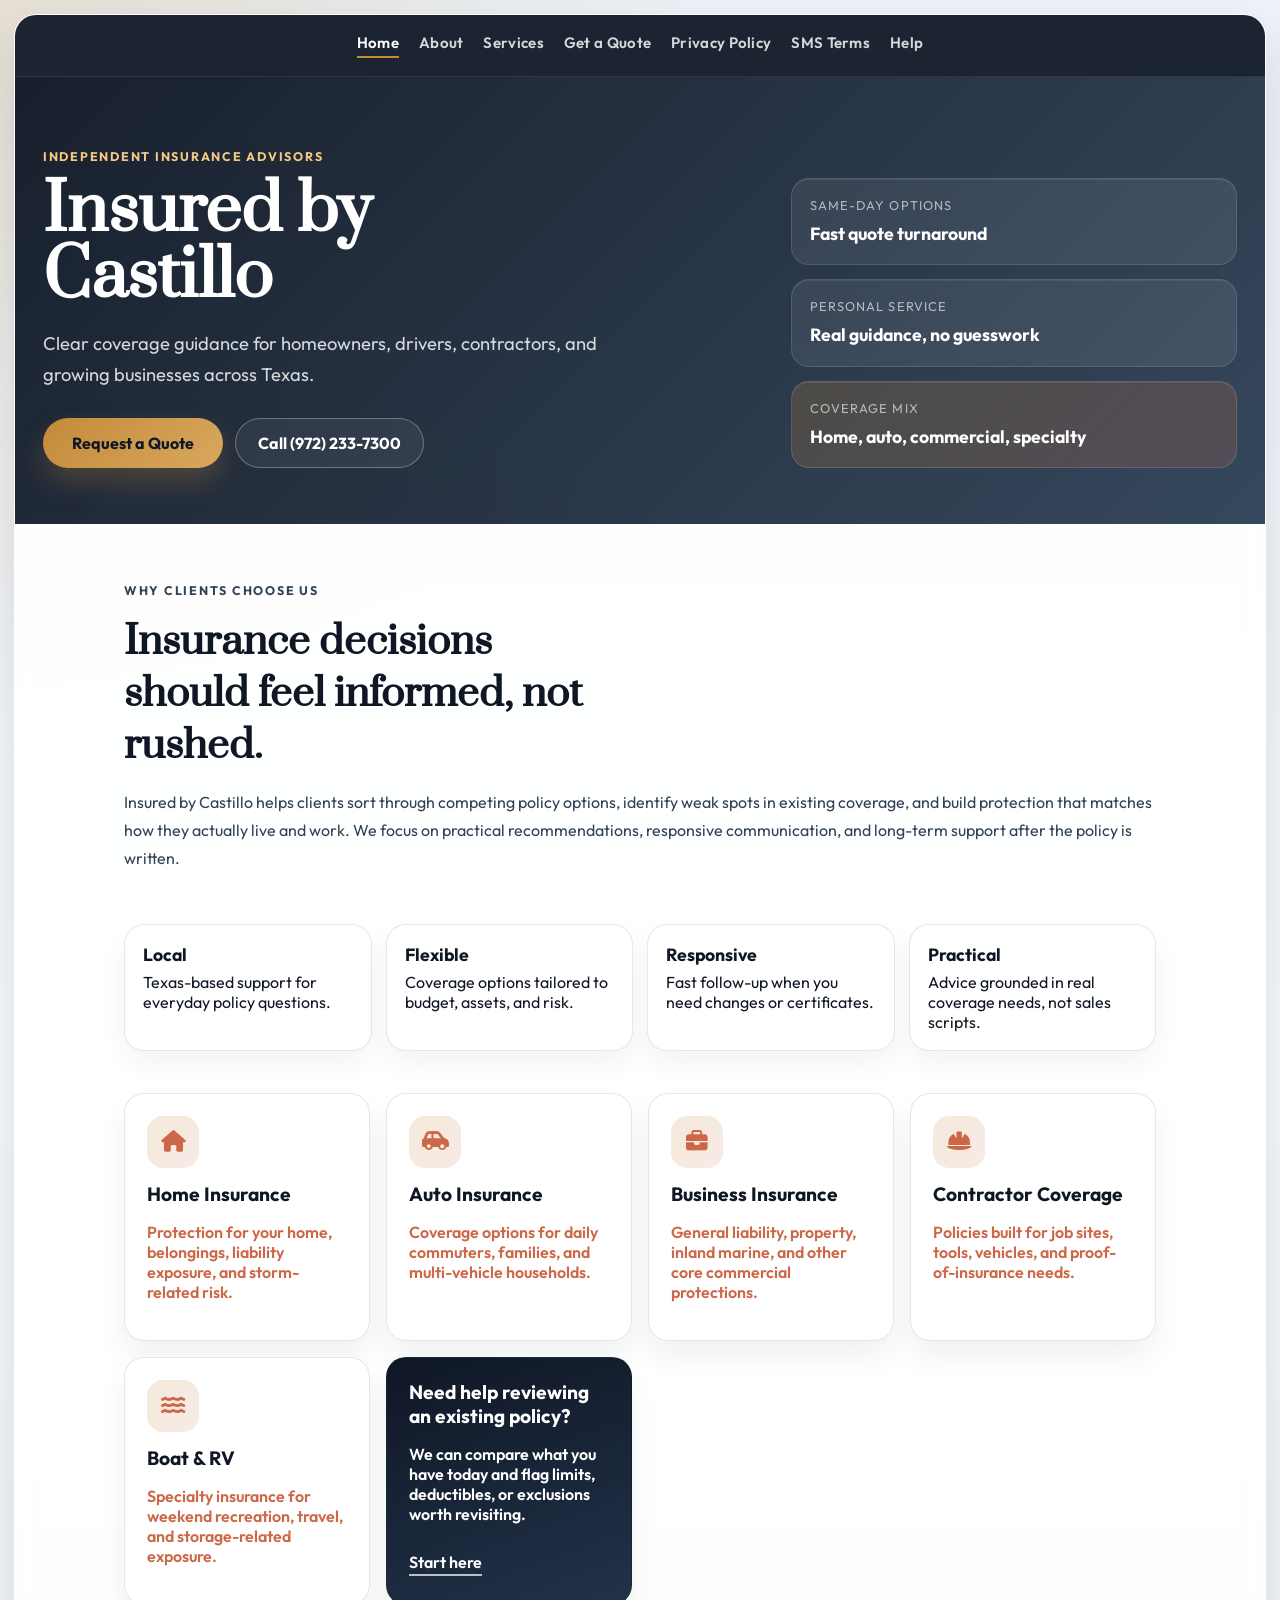
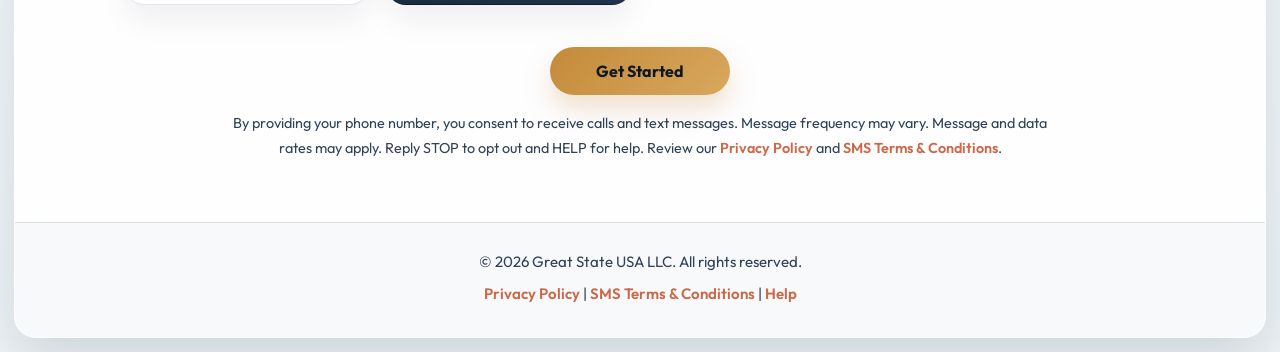
<file: index.html>
<!DOCTYPE html>
<html lang="en">
<head>
  <meta charset="UTF-8" />
  <meta name="viewport" content="width=device-width, initial-scale=1.0" />
  <title>Insured by Castillo | Personal & Commercial Coverage</title>
  <meta name="description" content="Insured by Castillo helps Texas families and business owners compare coverage for auto, home, commercial, and specialty insurance." />
  <link rel="preconnect" href="https://fonts.googleapis.com">
  <link rel="preconnect" href="https://fonts.gstatic.com" crossorigin>
  <link rel="stylesheet" href="https://cdnjs.cloudflare.com/ajax/libs/font-awesome/6.4.0/css/all.min.css">
  <link rel="stylesheet" href="styles.css">
</head>
<body>
  <div class="page-wrapper">
    <nav>
      <a href="index.html" class="active">Home</a>
      <a href="#about">About</a>
      <a href="#services">Services</a>
      <a href="quote.html">Get a Quote</a>
      <a href="privacy-policy.html">Privacy Policy</a>
      <a href="sms-terms.html">SMS Terms</a>
      <a href="help.html">Help</a>
    </nav>

    <main>
      <section class="hero">
        <div class="hero-copy">
          <p class="eyebrow">Independent Insurance Advisors</p>
          <h1>Insured by Castillo</h1>
          <p class="hero-text">Clear coverage guidance for homeowners, drivers, contractors, and growing businesses across Texas.</p>
          <div class="hero-actions">
            <a class="primary-btn" href="quote.html">Request a Quote</a>
            <a class="secondary-btn" href="tel:+19722337300">Call (972) 233-7300</a>
          </div>
        </div>
        <div class="hero-panel" aria-label="Agency highlights">
          <div class="panel-card">
            <span>Same-day options</span>
            <strong>Fast quote turnaround</strong>
          </div>
          <div class="panel-card">
            <span>Personal service</span>
            <strong>Real guidance, no guesswork</strong>
          </div>
          <div class="panel-card accent">
            <span>Coverage mix</span>
            <strong>Home, auto, commercial, specialty</strong>
          </div>
        </div>
      </section>

      <section id="about" class="story-section">
        <div>
          <p class="section-kicker">Why clients choose us</p>
          <h2>Insurance decisions should feel informed, not rushed.</h2>
        </div>
        <p>
          Insured by Castillo helps clients sort through competing policy options, identify weak spots in existing coverage,
          and build protection that matches how they actually live and work. We focus on practical recommendations, responsive communication,
          and long-term support after the policy is written.
        </p>
      </section>

      <section class="metrics-strip" aria-label="Agency metrics">
        <article>
          <strong>Local</strong>
          <span>Texas-based support for everyday policy questions.</span>
        </article>
        <article>
          <strong>Flexible</strong>
          <span>Coverage options tailored to budget, assets, and risk.</span>
        </article>
        <article>
          <strong>Responsive</strong>
          <span>Fast follow-up when you need changes or certificates.</span>
        </article>
        <article>
          <strong>Practical</strong>
          <span>Advice grounded in real coverage needs, not sales scripts.</span>
        </article>
      </section>

      <section id="services" class="services-section">
        <article class="service-card">
          <div class="icon-wrapper"><i class="fas fa-house"></i></div>
          <h3>Home Insurance</h3>
          <p>Protection for your home, belongings, liability exposure, and storm-related risk.</p>
        </article>
        <article class="service-card">
          <div class="icon-wrapper"><i class="fas fa-car-side"></i></div>
          <h3>Auto Insurance</h3>
          <p>Coverage options for daily commuters, families, and multi-vehicle households.</p>
        </article>
        <article class="service-card">
          <div class="icon-wrapper"><i class="fas fa-briefcase"></i></div>
          <h3>Business Insurance</h3>
          <p>General liability, property, inland marine, and other core commercial protections.</p>
        </article>
        <article class="service-card">
          <div class="icon-wrapper"><i class="fas fa-helmet-safety"></i></div>
          <h3>Contractor Coverage</h3>
          <p>Policies built for job sites, tools, vehicles, and proof-of-insurance needs.</p>
        </article>
        <article class="service-card">
          <div class="icon-wrapper"><i class="fas fa-water"></i></div>
          <h3>Boat & RV</h3>
          <p>Specialty insurance for weekend recreation, travel, and storage-related exposure.</p>
        </article>
        <article class="service-card feature-card">
          <h3>Need help reviewing an existing policy?</h3>
          <p>We can compare what you have today and flag limits, deductibles, or exclusions worth revisiting.</p>
          <a href="quote.html">Start here</a>
        </article>
      </section>

      <section class="cta-band">
        <a class="primary-btn" href="quote.html">Get Started</a>
        <p class="quote-note">
          By providing your phone number, you consent to receive calls and text messages. Message frequency may vary.
          Message and data rates may apply. Reply STOP to opt out and HELP for help. Review our
          <a href="privacy-policy.html">Privacy Policy</a> and
          <a href="sms-terms.html">SMS Terms &amp; Conditions</a>.
        </p>
      </section>
    </main>

    <footer>
      <p>© <span id="year"></span> Great State USA LLC. All rights reserved.</p>
      <p>
        <a href="privacy-policy.html">Privacy Policy</a> |
        <a href="sms-terms.html">SMS Terms &amp; Conditions</a> |
        <a href="help.html">Help</a>
      </p>
    </footer>
  </div>

  <script>
    document.getElementById('year').textContent = new Date().getFullYear();
  </script>
</body>
</html>
</file>
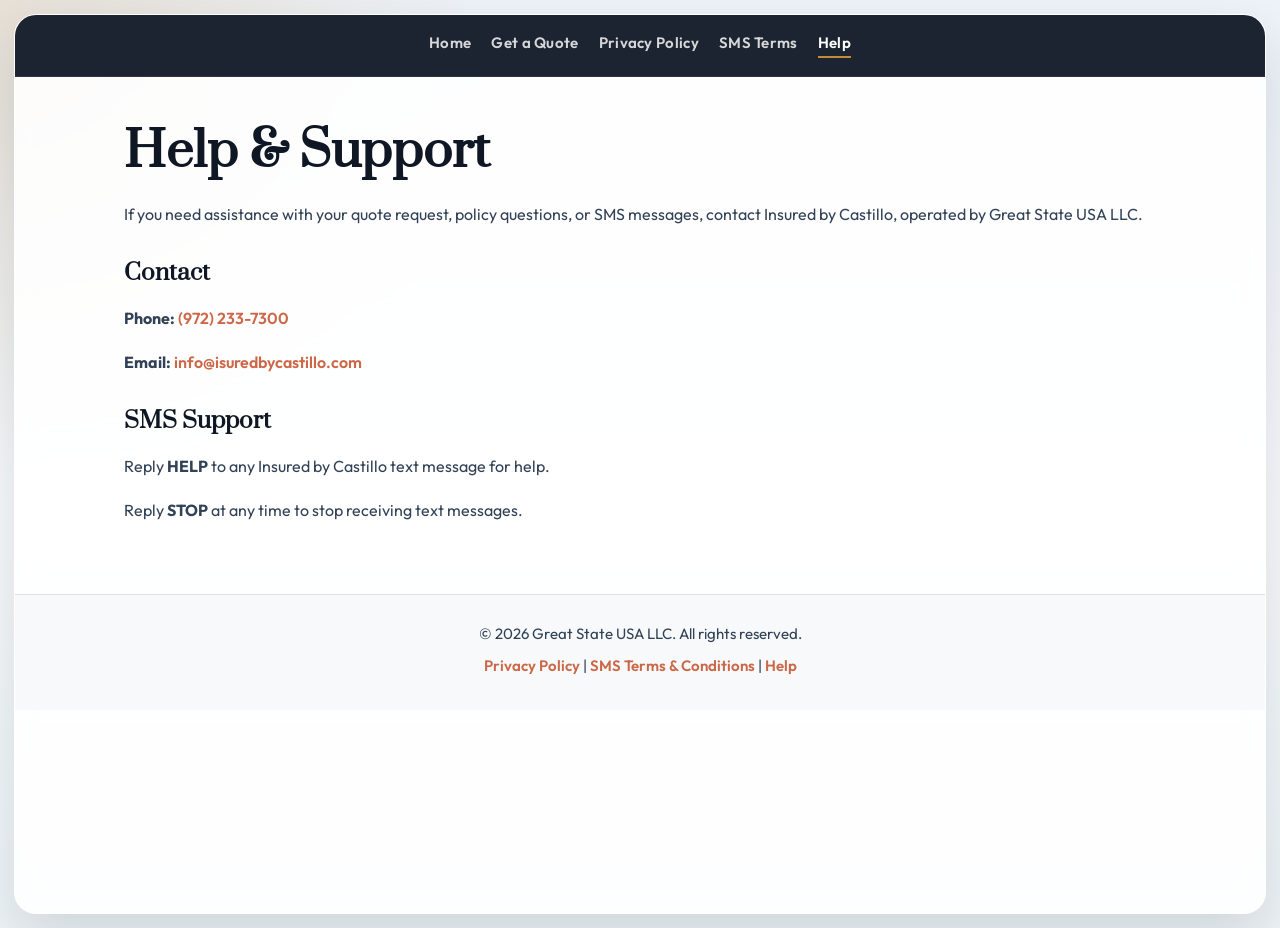
<file: help.html>
<!doctype html>
<html lang="en">
<head>
  <meta charset="utf-8" />
  <meta name="viewport" content="width=device-width, initial-scale=1" />
  <title>Help | Insured by Castillo</title>
  <meta name="description" content="Help and support contact information for Insured by Castillo, operated by Great State USA LLC." />
  <link rel="stylesheet" href="styles.css">
</head>
<body>
  <div class="page-wrapper">
    <nav>
      <a href="index.html">Home</a>
      <a href="quote.html">Get a Quote</a>
      <a href="privacy-policy.html">Privacy Policy</a>
      <a href="sms-terms.html">SMS Terms</a>
      <a href="help.html" class="active">Help</a>
    </nav>

    <main class="story-section legal-page">
      <h1>Help &amp; Support</h1>
      <p>If you need assistance with your quote request, policy questions, or SMS messages, contact Insured by Castillo, operated by Great State USA LLC.</p>

      <h2>Contact</h2>
      <p><strong>Phone:</strong> <a href="tel:+19722337300">(972) 233-7300</a></p>
      <p><strong>Email:</strong> <a href="mailto:info@isuredbycastillo.com">info@isuredbycastillo.com</a></p>

      <h2>SMS Support</h2>
      <p>Reply <strong>HELP</strong> to any Insured by Castillo text message for help.</p>
      <p>Reply <strong>STOP</strong> at any time to stop receiving text messages.</p>
    </main>

    <footer>
      <p>© <span id="year"></span> Great State USA LLC. All rights reserved.</p>
      <p>
        <a href="privacy-policy.html">Privacy Policy</a> |
        <a href="sms-terms.html">SMS Terms &amp; Conditions</a> |
        <a href="help.html">Help</a>
      </p>
    </footer>
  </div>

  <script>
    document.getElementById('year').textContent = new Date().getFullYear();
  </script>
</body>
</html>
</file>
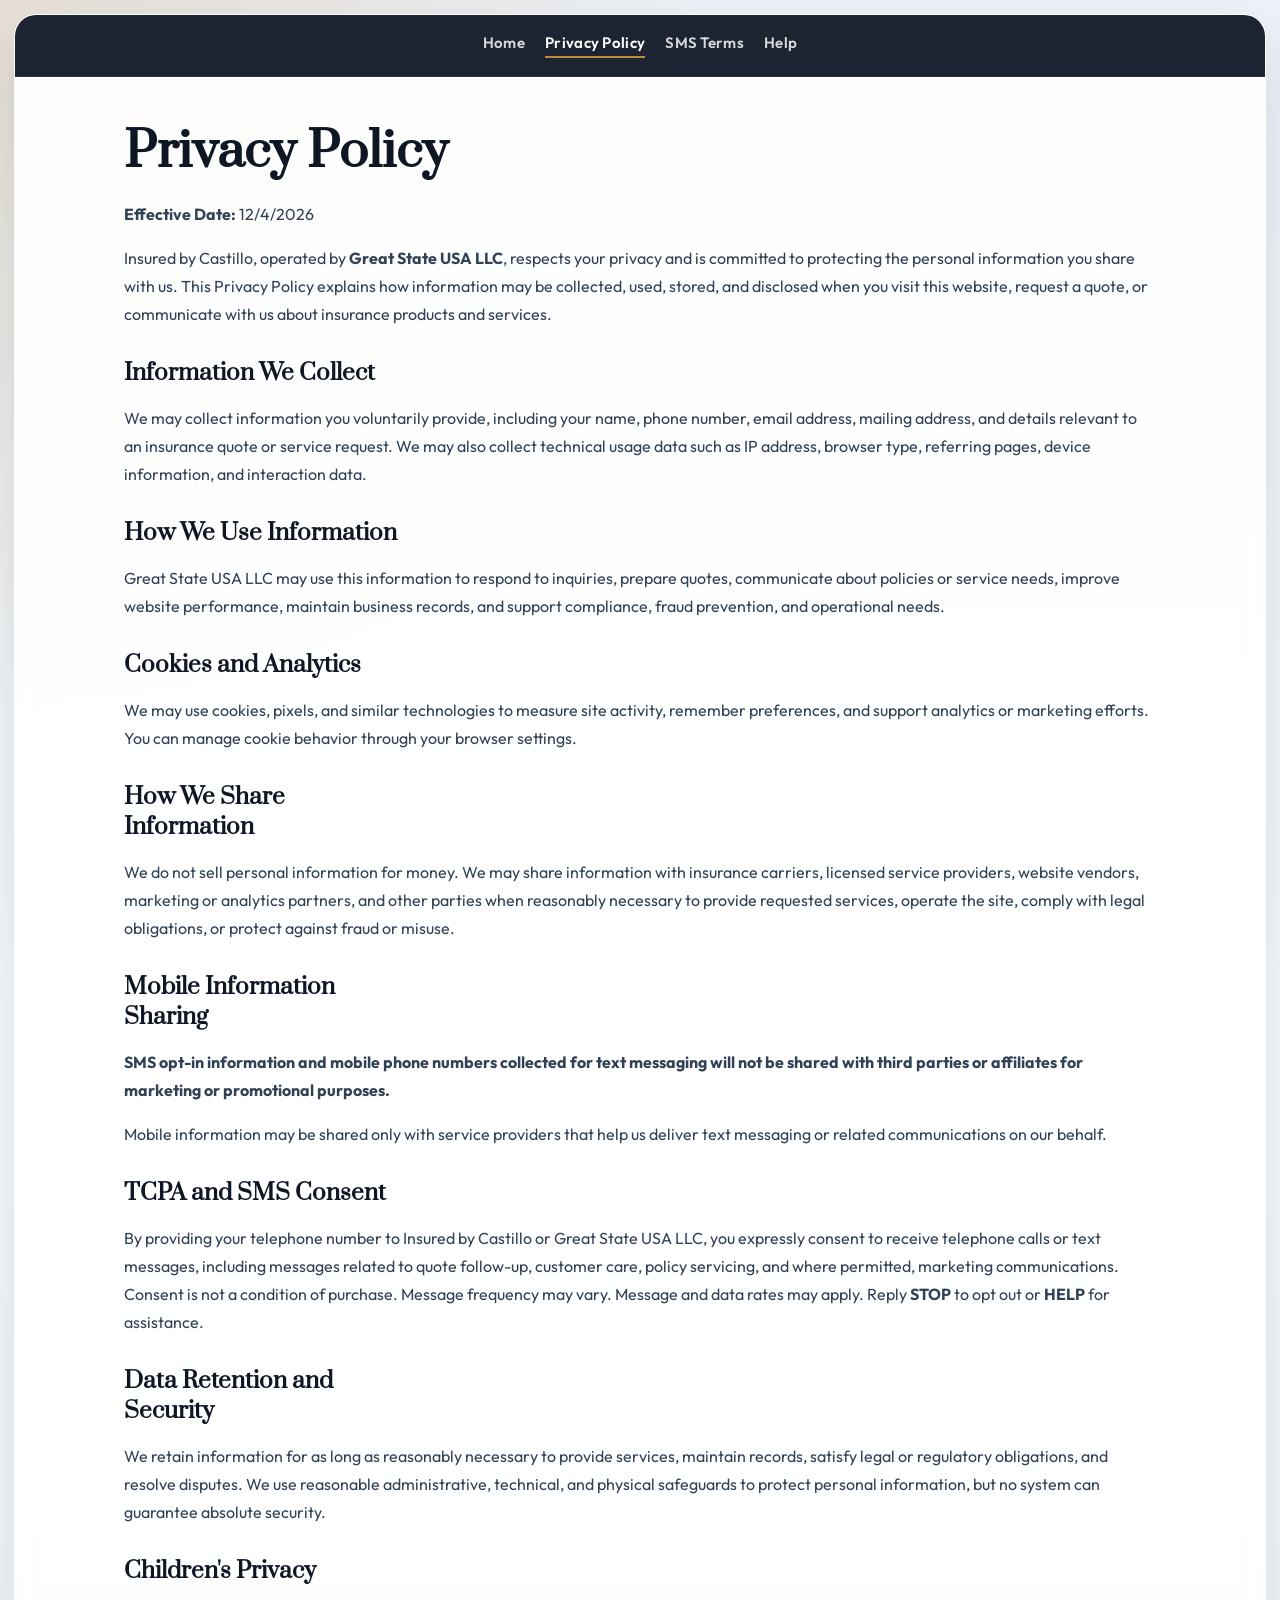
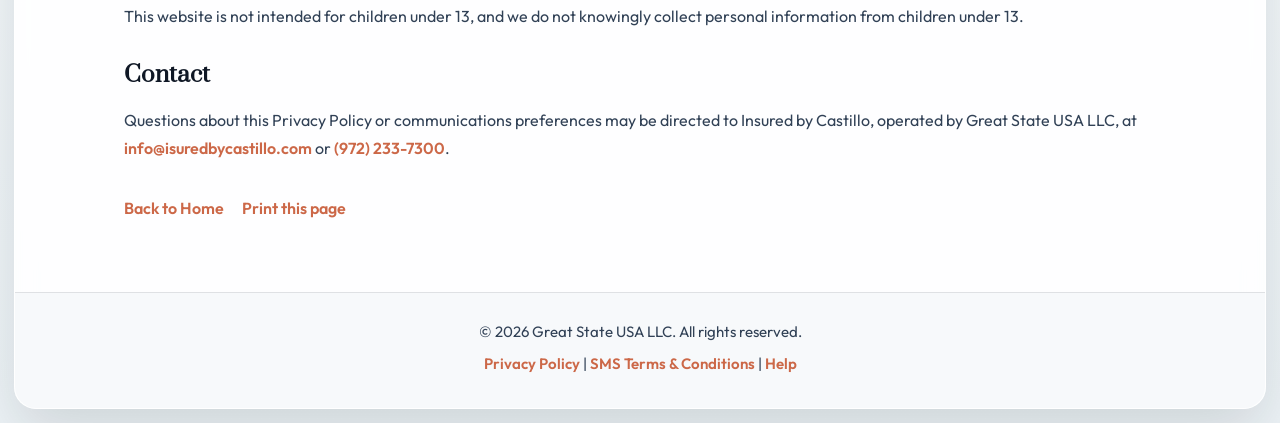
<file: privacy-policy.html>
<!DOCTYPE html>
<html lang="en">
<head>
  <meta charset="UTF-8" />
  <meta name="viewport" content="width=device-width, initial-scale=1.0" />
  <title>Privacy Policy | Insured by Castillo</title>
  <meta name="description" content="Privacy Policy and SMS consent disclosures for Insured by Castillo, operated by Great State USA LLC." />
  <link rel="stylesheet" href="styles.css">
  <style>
    @media print {
      nav, footer, .print-hidden { display: none !important; }
      body { background: #ffffff; }
      .page-wrapper { margin: 0; border: none; border-radius: 0; box-shadow: none; }
      main { max-width: 100%; padding: 0; }
    }
  </style>
</head>
<body>
  <div class="page-wrapper">
    <nav class="print-hidden">
      <a href="index.html">Home</a>
      <a href="privacy-policy.html" class="active">Privacy Policy</a>
      <a href="sms-terms.html">SMS Terms</a>
      <a href="help.html">Help</a>
    </nav>

    <main class="story-section legal-page">
      <h1>Privacy Policy</h1>
      <p><strong>Effective Date:</strong> <span id="date"></span></p>

      <p>
        Insured by Castillo, operated by <strong>Great State USA LLC</strong>, respects your privacy and is committed to protecting the personal information you share with us.
        This Privacy Policy explains how information may be collected, used, stored, and disclosed when you visit this website,
        request a quote, or communicate with us about insurance products and services.
      </p>

      <h2>Information We Collect</h2>
      <p>
        We may collect information you voluntarily provide, including your name, phone number, email address, mailing address,
        and details relevant to an insurance quote or service request. We may also collect technical usage data such as IP address,
        browser type, referring pages, device information, and interaction data.
      </p>

      <h2>How We Use Information</h2>
      <p>
        Great State USA LLC may use this information to respond to inquiries, prepare quotes, communicate about policies or service needs,
        improve website performance, maintain business records, and support compliance, fraud prevention, and operational needs.
      </p>

      <h2>Cookies and Analytics</h2>
      <p>
        We may use cookies, pixels, and similar technologies to measure site activity, remember preferences, and support analytics or marketing efforts.
        You can manage cookie behavior through your browser settings.
      </p>

      <h2>How We Share Information</h2>
      <p>
        We do not sell personal information for money. We may share information with insurance carriers, licensed service providers, website vendors,
        marketing or analytics partners, and other parties when reasonably necessary to provide requested services, operate the site,
        comply with legal obligations, or protect against fraud or misuse.
      </p>

      <h2>Mobile Information Sharing</h2>
      <p>
        <strong>SMS opt-in information and mobile phone numbers collected for text messaging will not be shared with third parties or affiliates for marketing or promotional purposes.</strong>
      </p>
      <p>
        Mobile information may be shared only with service providers that help us deliver text messaging or related communications on our behalf.
      </p>

      <h2>TCPA and SMS Consent</h2>
      <p>
        By providing your telephone number to Insured by Castillo or Great State USA LLC, you expressly consent to receive telephone calls or text messages,
        including messages related to quote follow-up, customer care, policy servicing, and where permitted, marketing communications.
        Consent is not a condition of purchase. Message frequency may vary. Message and data rates may apply.
        Reply <strong>STOP</strong> to opt out or <strong>HELP</strong> for assistance.
      </p>

      <h2>Data Retention and Security</h2>
      <p>
        We retain information for as long as reasonably necessary to provide services, maintain records, satisfy legal or regulatory obligations,
        and resolve disputes. We use reasonable administrative, technical, and physical safeguards to protect personal information,
        but no system can guarantee absolute security.
      </p>

      <h2>Children's Privacy</h2>
      <p>
        This website is not intended for children under 13, and we do not knowingly collect personal information from children under 13.
      </p>

      <h2>Contact</h2>
      <p>
        Questions about this Privacy Policy or communications preferences may be directed to Insured by Castillo, operated by Great State USA LLC, at
        <a href="mailto:info@isuredbycastillo.com">info@isuredbycastillo.com</a> or
        <a href="tel:+19722337300">(972) 233-7300</a>.
      </p>

      <p class="print-hidden legal-actions">
        <a href="index.html">Back to Home</a>
        <a href="#" onclick="window.print(); return false;">Print this page</a>
      </p>
    </main>

    <footer class="print-hidden">
      <p>© <span id="year"></span> Great State USA LLC. All rights reserved.</p>
      <p>
        <a href="privacy-policy.html">Privacy Policy</a> |
        <a href="sms-terms.html">SMS Terms &amp; Conditions</a> |
        <a href="help.html">Help</a>
      </p>
    </footer>
  </div>

  <script>
    document.getElementById('year').textContent = new Date().getFullYear();
    document.getElementById('date').textContent = new Date().toLocaleDateString();
  </script>
</body>
</html>
</file>
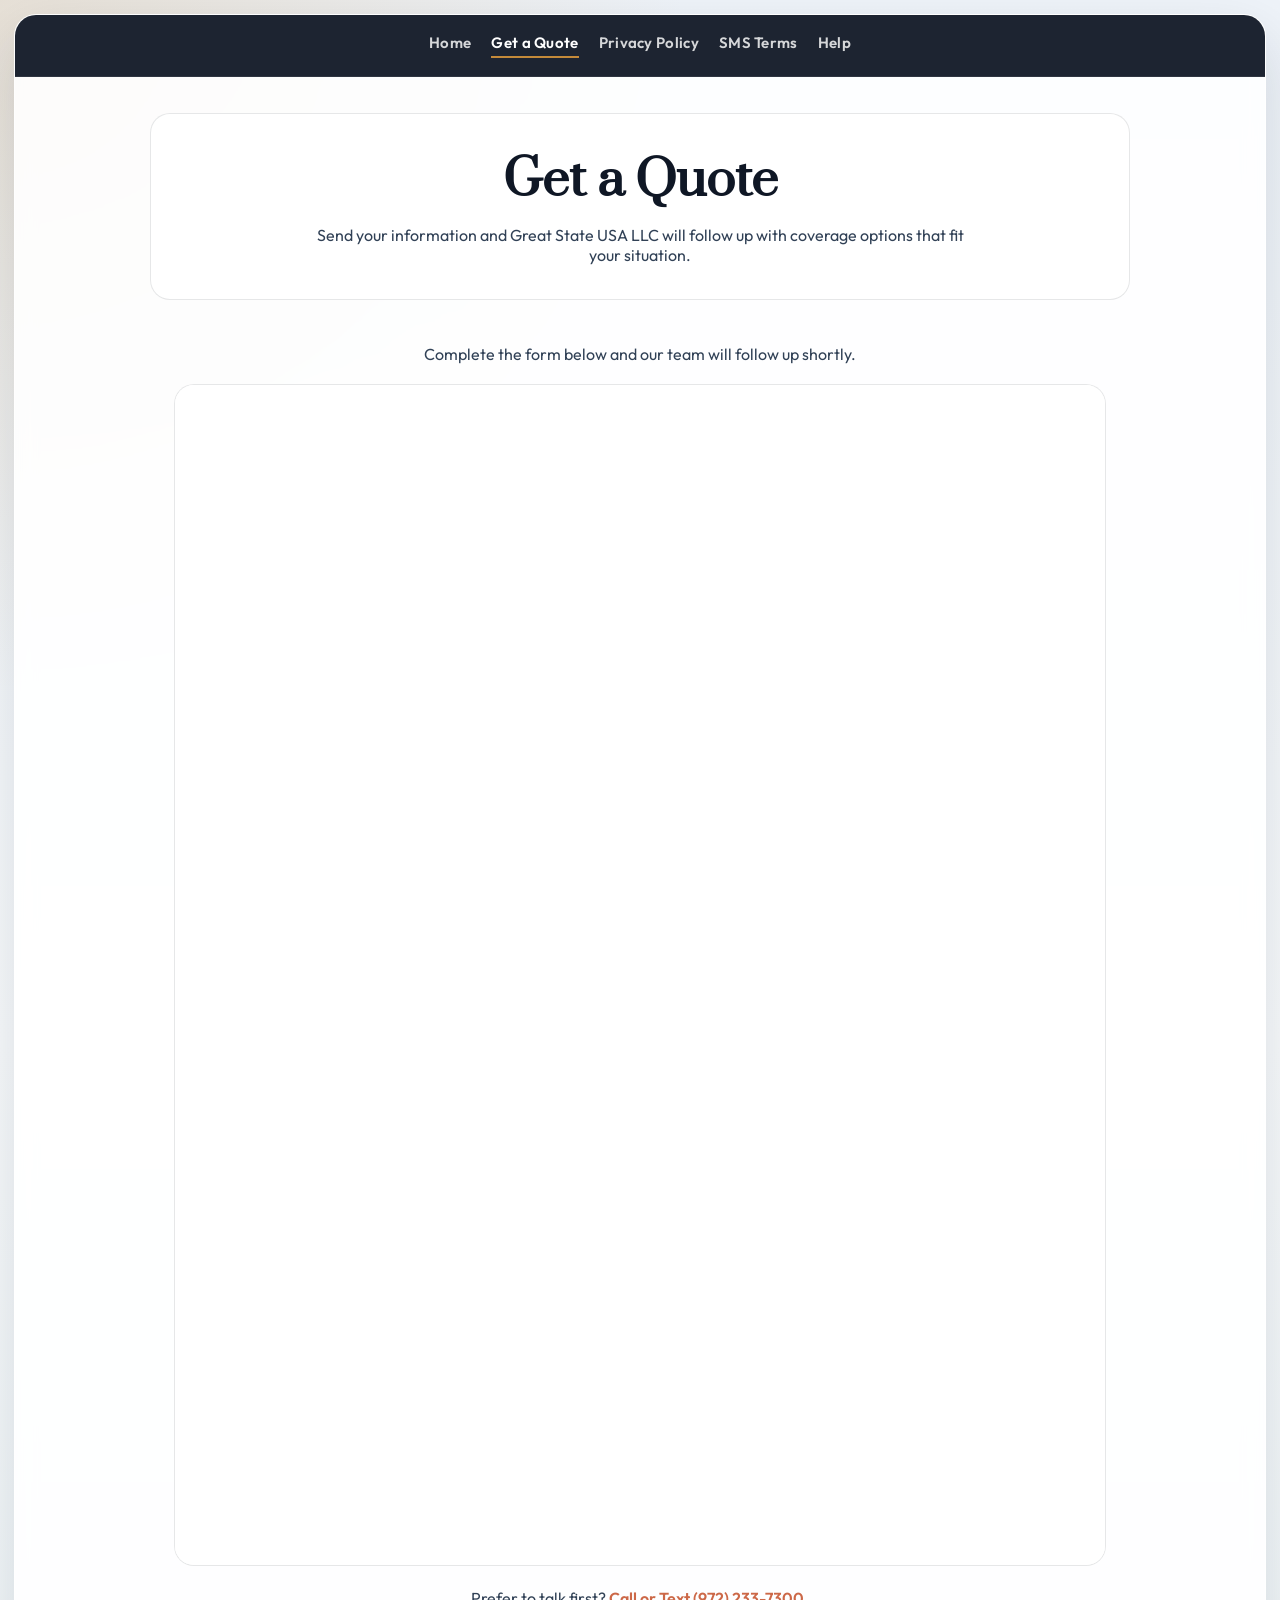
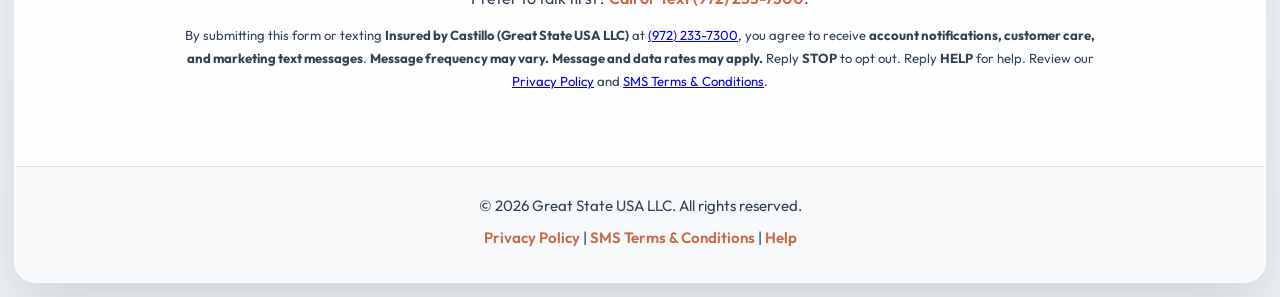
<file: quote.html>
<!DOCTYPE html>
<html lang="en">
<head>
  <meta charset="UTF-8" />
  <meta name="viewport" content="width=device-width, initial-scale=1.0" />
  <title>Get a Quote | Insured by Castillo</title>
  <meta name="description" content="Request an insurance quote from Insured by Castillo, operated by Great State USA LLC." />
  <link rel="stylesheet" href="styles.css">
</head>
<body>
  <div class="page-wrapper">
    <nav>
      <a href="index.html">Home</a>
      <a href="quote.html" class="active">Get a Quote</a>
      <a href="privacy-policy.html">Privacy Policy</a>
      <a href="sms-terms.html">SMS Terms</a>
      <a href="help.html">Help</a>
    </nav>

    <section class="quote-header">
      <h1>Get a Quote</h1>
      <p>Send your information and Great State USA LLC will follow up with coverage options that fit your situation.</p>
    </section>

    <main class="quote-embed-section">
      <p class="quote-subtext">
        Complete the form below and our team will follow up shortly.
      </p>

      <div class="form-embed centered">
        <iframe
          src="https://form.jotform.com/260715101235141"
          title="Insured by Castillo Quote Request Form"
          allow="geolocation; microphone; camera"
          frameborder="0"
          scrolling="yes"
        ></iframe>
      </div>

      <p class="quote-help">
        Prefer to talk first?
        <a href="tel:+19722337300">Call or Text (972) 233-7300</a>.
      </p>

      <p class="compliance-note">
        By submitting this form or texting <strong>Insured by Castillo (Great State USA LLC)</strong> at
        <a href="tel:+19722337300">(972) 233-7300</a>, you agree to receive <strong>account notifications, customer care,
        and marketing text messages</strong>. <strong>Message frequency may vary.</strong> <strong>Message and data rates may apply.</strong>
        Reply <strong>STOP</strong> to opt out. Reply <strong>HELP</strong> for help. Review our
        <a href="privacy-policy.html">Privacy Policy</a> and
        <a href="sms-terms.html">SMS Terms &amp; Conditions</a>.
      </p>
    </main>

    <footer>
      <p>© <span id="year"></span> Great State USA LLC. All rights reserved.</p>
      <p>
        <a href="privacy-policy.html">Privacy Policy</a> |
        <a href="sms-terms.html">SMS Terms &amp; Conditions</a> |
        <a href="help.html">Help</a>
      </p>
    </footer>
  </div>

  <script>
    document.getElementById('year').textContent = new Date().getFullYear();
  </script>
</body>
</html>
</file>
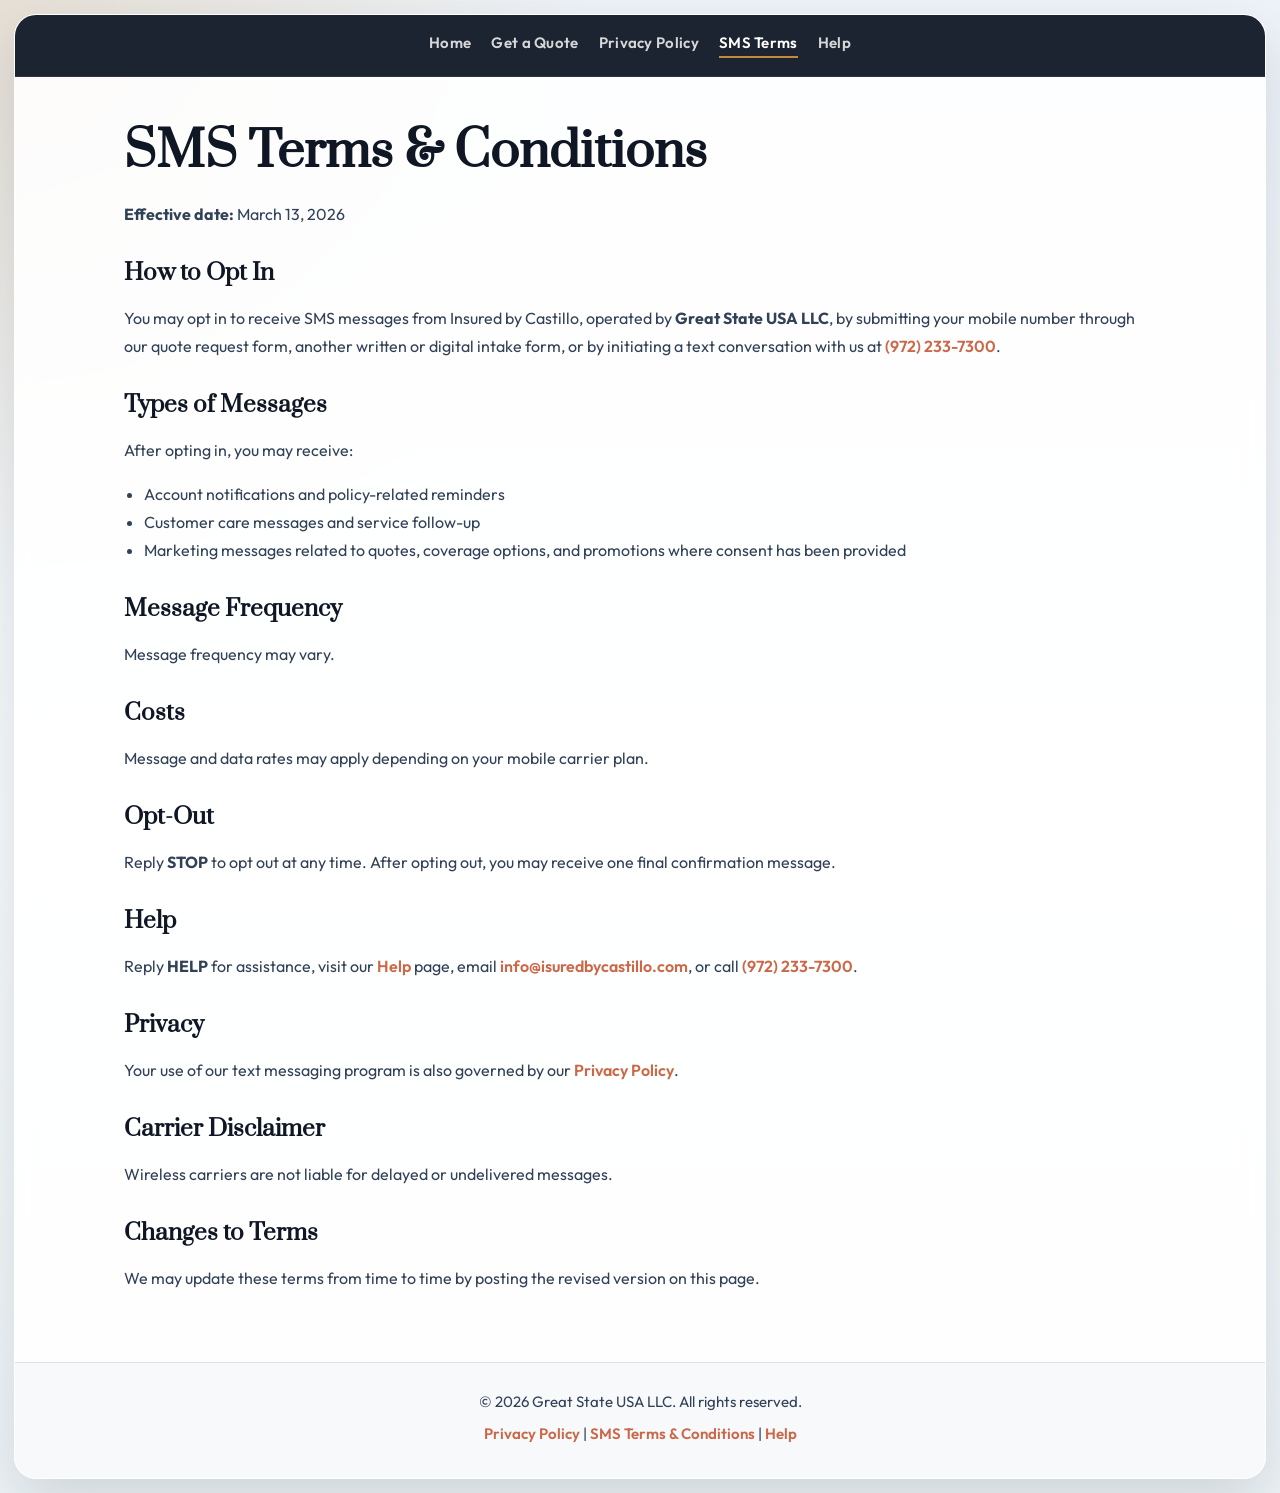
<file: sms-terms.html>
<!doctype html>
<html lang="en">
<head>
  <meta charset="utf-8" />
  <meta name="viewport" content="width=device-width, initial-scale=1" />
  <title>SMS Terms &amp; Conditions | Insured by Castillo</title>
  <meta name="description" content="SMS Terms & Conditions for Insured by Castillo, operated by Great State USA LLC." />
  <link rel="stylesheet" href="styles.css">
</head>
<body>
  <div class="page-wrapper">
    <nav>
      <a href="index.html">Home</a>
      <a href="quote.html">Get a Quote</a>
      <a href="privacy-policy.html">Privacy Policy</a>
      <a href="sms-terms.html" class="active">SMS Terms</a>
      <a href="help.html">Help</a>
    </nav>

    <main class="story-section legal-page">
      <h1>SMS Terms &amp; Conditions</h1>
      <p><strong>Effective date:</strong> March 13, 2026</p>

      <h2>How to Opt In</h2>
      <p>
        You may opt in to receive SMS messages from Insured by Castillo, operated by <strong>Great State USA LLC</strong>, by submitting your mobile number through our quote request form,
        another written or digital intake form, or by initiating a text conversation with us at <a href="tel:+19722337300">(972) 233-7300</a>.
      </p>

      <h2>Types of Messages</h2>
      <p>After opting in, you may receive:</p>
      <ul>
        <li>Account notifications and policy-related reminders</li>
        <li>Customer care messages and service follow-up</li>
        <li>Marketing messages related to quotes, coverage options, and promotions where consent has been provided</li>
      </ul>

      <h2>Message Frequency</h2>
      <p>Message frequency may vary.</p>

      <h2>Costs</h2>
      <p>Message and data rates may apply depending on your mobile carrier plan.</p>

      <h2>Opt-Out</h2>
      <p>
        Reply <strong>STOP</strong> to opt out at any time. After opting out, you may receive one final confirmation message.
      </p>

      <h2>Help</h2>
      <p>
        Reply <strong>HELP</strong> for assistance, visit our <a href="help.html">Help</a> page,
        email <a href="mailto:info@isuredbycastillo.com">info@isuredbycastillo.com</a>, or call <a href="tel:+19722337300">(972) 233-7300</a>.
      </p>

      <h2>Privacy</h2>
      <p>
        Your use of our text messaging program is also governed by our <a href="privacy-policy.html">Privacy Policy</a>.
      </p>

      <h2>Carrier Disclaimer</h2>
      <p>Wireless carriers are not liable for delayed or undelivered messages.</p>

      <h2>Changes to Terms</h2>
      <p>We may update these terms from time to time by posting the revised version on this page.</p>
    </main>

    <footer>
      <p>© <span id="year"></span> Great State USA LLC. All rights reserved.</p>
      <p>
        <a href="privacy-policy.html">Privacy Policy</a> |
        <a href="sms-terms.html">SMS Terms &amp; Conditions</a> |
        <a href="help.html">Help</a>
      </p>
    </footer>
  </div>

  <script>
    document.getElementById('year').textContent = new Date().getFullYear();
  </script>
</body>
</html>
</file>
<file: styles.css>
@import url('https://fonts.googleapis.com/css2?family=Outfit:wght@400;500;600;700;800&family=Prata&display=swap');

:root {
  --night: #0f1725;
  --slate: #314156;
  --mist: #e8eef5;
  --cloud: #f6f8fb;
  --white: #ffffff;
  --gold: #c48a3a;
  --coral: #cc6848;
  --line: rgba(15, 23, 37, 0.1);
  --shadow: 0 24px 60px rgba(15, 23, 37, 0.14);
}

* {
  box-sizing: border-box;
}

html,
body {
  margin: 0;
  padding: 0;
  min-height: 100%;
  background:
    radial-gradient(circle at top left, rgba(196, 138, 58, 0.18), transparent 30%),
    linear-gradient(180deg, #eef3f9 0%, #f9fbfd 55%, #eef4f7 100%);
  color: var(--night);
  font-family: 'Outfit', 'Segoe UI', sans-serif;
}

.page-wrapper {
  min-height: 100vh;
  margin: 14px;
  background: rgba(255, 255, 255, 0.88);
  backdrop-filter: blur(10px);
  border: 1px solid rgba(255, 255, 255, 0.6);
  border-radius: 22px;
  overflow: hidden;
  box-shadow: var(--shadow);
}

nav {
  display: flex;
  flex-wrap: wrap;
  justify-content: center;
  gap: 14px 20px;
  padding: 18px 24px;
  background: rgba(15, 23, 37, 0.94);
  border-bottom: 1px solid rgba(255, 255, 255, 0.08);
}

nav a {
  color: rgba(255, 255, 255, 0.82);
  text-decoration: none;
  font-size: 0.94rem;
  font-weight: 600;
  letter-spacing: 0.02em;
  padding-bottom: 4px;
  border-bottom: 2px solid transparent;
  transition: color 0.2s ease, border-color 0.2s ease;
}

nav a:hover,
nav a.active {
  color: var(--white);
  border-bottom-color: var(--gold);
}

.hero {
  display: grid;
  grid-template-columns: minmax(0, 1.3fr) minmax(280px, 0.8fr);
  gap: 24px;
  padding: 72px 28px 56px;
  background:
    linear-gradient(135deg, rgba(15, 23, 37, 0.96), rgba(32, 52, 75, 0.9)),
    linear-gradient(60deg, rgba(204, 104, 72, 0.15), transparent 45%);
  color: var(--white);
}

.hero-copy {
  max-width: 720px;
}

.eyebrow,
.section-kicker {
  margin: 0 0 14px;
  text-transform: uppercase;
  letter-spacing: 0.14em;
  font-size: 0.78rem;
  font-weight: 700;
  color: #f3c985;
}

.hero h1,
.quote-header h1,
.story-section h1,
.story-section h2 {
  margin: 0;
  font-family: 'Prata', Georgia, serif;
}

.hero h1 {
  font-size: clamp(2.4rem, 5vw, 4.3rem);
  line-height: 1.03;
  max-width: 10ch;
}

.hero-text {
  margin: 18px 0 0;
  max-width: 38rem;
  line-height: 1.7;
  color: rgba(255, 255, 255, 0.82);
  font-size: clamp(1rem, 2vw, 1.15rem);
}

.hero-actions {
  display: flex;
  flex-wrap: wrap;
  gap: 12px;
  margin-top: 28px;
}

.primary-btn,
.secondary-btn {
  display: inline-flex;
  align-items: center;
  justify-content: center;
  min-width: 180px;
  padding: 14px 22px;
  border-radius: 999px;
  text-decoration: none;
  font-weight: 700;
  transition: transform 0.2s ease, box-shadow 0.2s ease, background 0.2s ease;
}

.primary-btn {
  background: linear-gradient(135deg, var(--gold), #d8a85d);
  color: var(--night);
  box-shadow: 0 14px 28px rgba(196, 138, 58, 0.26);
}

.secondary-btn {
  color: var(--white);
  border: 1px solid rgba(255, 255, 255, 0.3);
  background: rgba(255, 255, 255, 0.06);
}

.primary-btn:hover,
.secondary-btn:hover,
.service-card:hover,
.panel-card:hover {
  transform: translateY(-2px);
}

.hero-panel {
  display: grid;
  gap: 14px;
  align-self: end;
}

.panel-card {
  padding: 18px;
  border-radius: 18px;
  background: rgba(255, 255, 255, 0.08);
  border: 1px solid rgba(255, 255, 255, 0.12);
  box-shadow: inset 0 1px 0 rgba(255, 255, 255, 0.08);
}

.panel-card span {
  display: block;
  font-size: 0.8rem;
  letter-spacing: 0.08em;
  text-transform: uppercase;
  color: rgba(255, 255, 255, 0.62);
}

.panel-card strong {
  display: block;
  margin-top: 8px;
  font-size: 1.1rem;
  line-height: 1.45;
}

.panel-card.accent {
  background: linear-gradient(135deg, rgba(196, 138, 58, 0.22), rgba(204, 104, 72, 0.2));
}

.story-section {
  max-width: 1080px;
  margin: 0 auto;
  padding: 56px 24px 28px;
}

.story-section h2 {
  margin-top: 8px;
  font-size: clamp(1.8rem, 3vw, 2.7rem);
  max-width: 18ch;
}

.story-section p,
.story-section li,
.quote-subtext,
.quote-help,
.quote-note,
.compliance-note,
footer {
  color: var(--slate);
  line-height: 1.75;
}

.metrics-strip {
  max-width: 1080px;
  margin: 0 auto;
  padding: 8px 24px 24px;
  display: grid;
  grid-template-columns: repeat(auto-fit, minmax(200px, 1fr));
  gap: 14px;
}

.metrics-strip article,
.service-card,
.form-embed,
.quote-header {
  border: 1px solid var(--line);
  border-radius: 20px;
  background: var(--white);
}

.metrics-strip article {
  padding: 18px;
  box-shadow: 0 12px 26px rgba(15, 23, 37, 0.05);
}

.metrics-strip strong {
  display: block;
  margin-bottom: 6px;
  color: var(--night);
  font-size: 1.1rem;
}

.services-section {
  max-width: 1080px;
  margin: 0 auto;
  padding: 18px 24px 34px;
  display: grid;
  grid-template-columns: repeat(auto-fit, minmax(240px, 1fr));
  gap: 16px;
}

.service-card {
  padding: 22px;
  box-shadow: 0 16px 30px rgba(15, 23, 37, 0.06);
  transition: transform 0.2s ease, box-shadow 0.2s ease;
}

.service-card:hover,
.feature-card:hover {
  box-shadow: 0 22px 40px rgba(15, 23, 37, 0.1);
}

.icon-wrapper {
  width: 52px;
  height: 52px;
  display: inline-flex;
  align-items: center;
  justify-content: center;
  border-radius: 16px;
  margin-bottom: 14px;
  background: linear-gradient(135deg, rgba(196, 138, 58, 0.18), rgba(204, 104, 72, 0.14));
  color: var(--coral);
  font-size: 1.35rem;
}

.service-card h3 {
  margin: 0 0 8px;
  font-size: 1.2rem;
}

.service-card p,
.feature-card a,
.quote-note a,
.quote-help a,
.story-section a,
footer a,
.legal-actions a {
  color: var(--coral);
  text-decoration: none;
  font-weight: 600;
}

.feature-card {
  background: linear-gradient(160deg, var(--night), #22324a);
  color: var(--white);
}

.feature-card h3,
.feature-card p,
.feature-card a {
  color: var(--white);
}

.feature-card a {
  display: inline-block;
  margin-top: 12px;
  padding-bottom: 2px;
  border-bottom: 2px solid rgba(255, 255, 255, 0.7);
}

.cta-band {
  max-width: 880px;
  margin: 0 auto;
  padding: 8px 24px 60px;
  text-align: center;
}

.quote-note {
  margin: 16px auto 0;
  font-size: 0.9rem;
}

.quote-header {
  max-width: 980px;
  margin: 36px auto 0;
  padding: 34px 24px;
  text-align: center;
}

.quote-header h1 {
  font-size: clamp(2rem, 4vw, 3rem);
}

.quote-header p {
  margin: 12px auto 0;
  max-width: 42rem;
  color: var(--slate);
}

.quote-embed-section {
  max-width: 980px;
  margin: 0 auto;
  padding: 24px 24px 60px;
  text-align: center;
}

.form-embed {
  width: 100%;
  overflow: hidden;
}

.form-embed.centered {
  margin: 0 auto;
}

.form-embed iframe {
  display: block;
  width: 100%;
  min-width: 100%;
  height: 1180px;
  border: 0;
  background: var(--white);
}

.placeholder-embed {
  padding: 18px;
}

.placeholder-box {
  min-height: 420px;
  display: grid;
  place-items: center;
  text-align: center;
  border: 1px dashed rgba(15, 23, 37, 0.18);
  border-radius: 16px;
  background: linear-gradient(180deg, var(--cloud), var(--white));
  padding: 24px;
}

.placeholder-box h2 {
  margin: 0 0 8px;
  font-family: 'Prata', Georgia, serif;
}

.quote-help {
  margin: 18px 0 0;
}

.compliance-note {
  margin-top: 12px;
  font-size: 0.82rem;
}

.legal-page {
  padding-top: 42px;
  padding-bottom: 54px;
}

.legal-page h1 {
  margin-bottom: 10px;
  font-size: clamp(2rem, 4vw, 3rem);
}

.legal-page h2 {
  margin-top: 30px;
  font-size: 1.4rem;
}

.legal-page ul {
  padding-left: 20px;
}

.legal-actions {
  display: flex;
  gap: 18px;
  flex-wrap: wrap;
  margin-top: 32px;
}

footer {
  padding: 20px 24px 24px;
  text-align: center;
  border-top: 1px solid var(--line);
  background: rgba(246, 248, 251, 0.8);
  font-size: 0.94rem;
}

footer p {
  margin: 6px 0;
}

@media (max-width: 820px) {
  .page-wrapper {
    margin: 8px;
    border-radius: 16px;
  }

  .hero {
    grid-template-columns: 1fr;
    padding: 60px 20px 40px;
  }

  .story-section,
  .metrics-strip,
  .services-section,
  .quote-embed-section,
  .cta-band {
    padding-left: 18px;
    padding-right: 18px;
  }

  .quote-header {
    margin: 24px 18px 0;
  }

  .form-embed iframe {
    height: 1380px;
  }

  .legal-actions {
    flex-direction: column;
    gap: 10px;
  }
}
</file>
